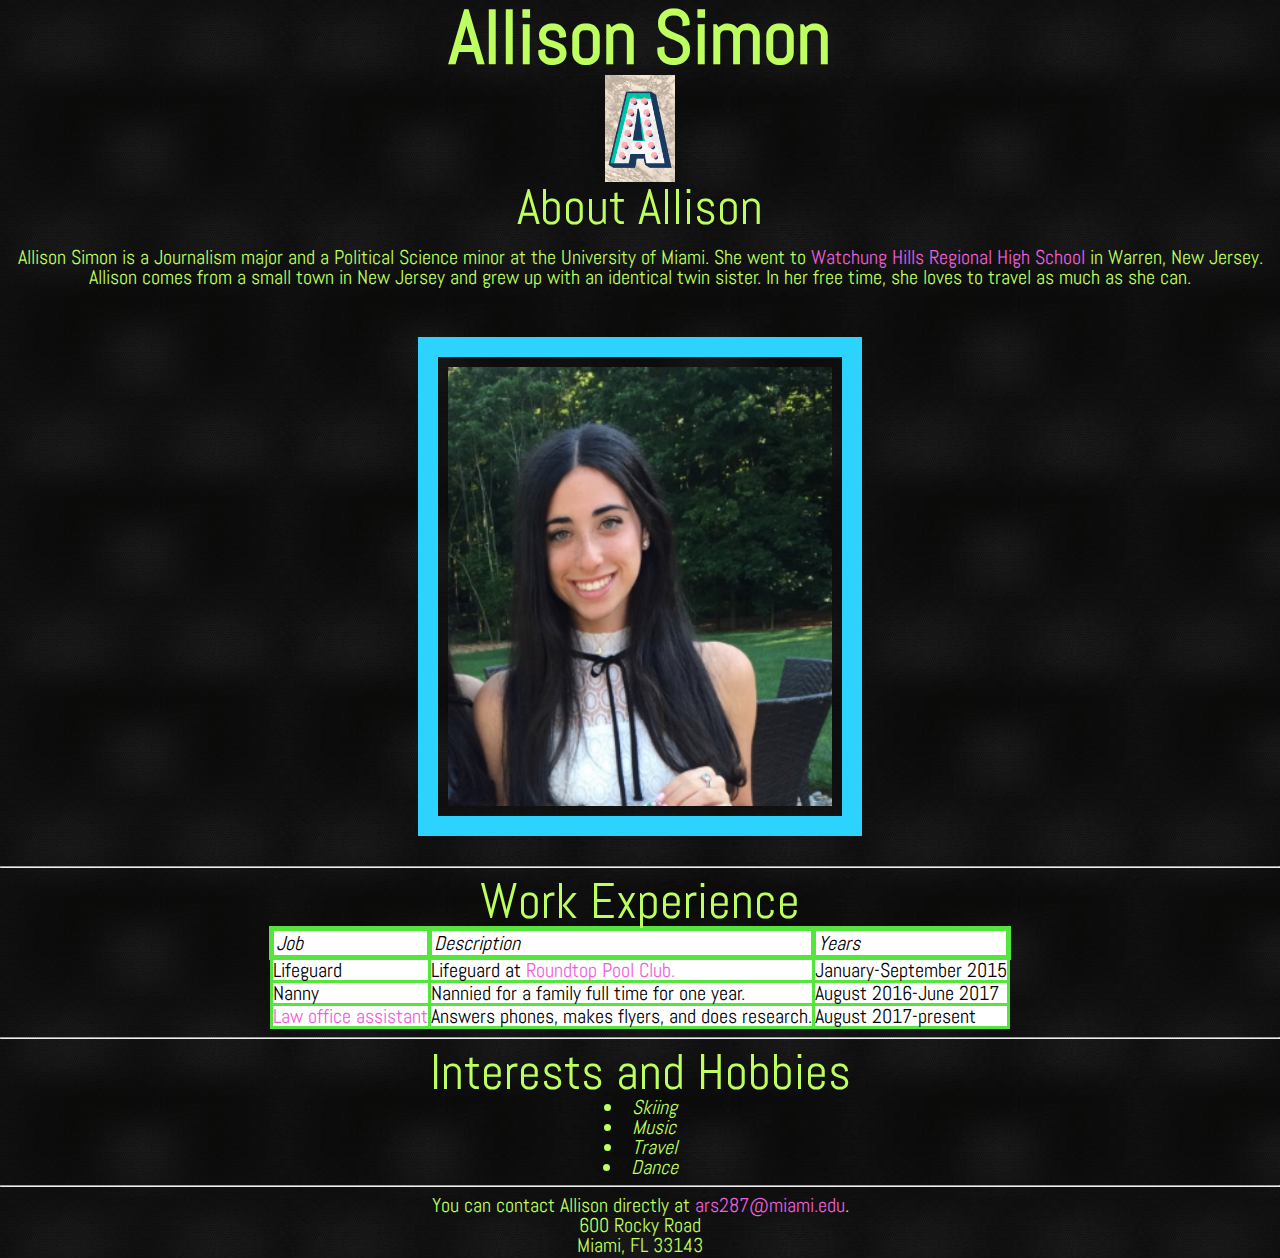
<file: a2/index.html>
<!DOCTYPE html>

<html>
  <head>
     <title>Resume Assignment</title>
     <meta name="author" content="Allison Simon">
     <meta name="description" content="Resume">
     <meta charset="UTF-8">
     <link rel="stylesheet" type="text/css" href="reset.css">
     <link rel="stylesheet" type="text/css" href="style.css">
     <link href="https://fonts.googleapis.com/css?family=Abel" rel="stylesheet">



  </head>
<body>


<div id=name>
  <h1>Allison Simon</h1>
</div>


<img src="images/A.gif">

<div class=about>
  <h2> About Allison</h2>
</div>



<div class=info>
    <h3> Allison Simon is a Journalism major and a Political Science minor at the University of Miami. She went to <a id=office href="https://www.whrhs.org" target="_blank">Watchung Hills Regional High School</a> in Warren, New Jersey. Allison comes from a small town in New Jersey and grew up with an identical twin sister. In her free time, she loves to travel as much as she can.</h3>
</div>

   <img src="images/picture.jpeg" alt="Photo of Allison" class=picture>
   <!-- I stored this picture in file a2 -->

<hr>

<div class=about>
   <h4><i>Work Experience</i></h4>
</div>

<!-- table has css feature, but very basic one -->
  <!-- <table border = "1"> -->
     <table>
           <tr class=list>
              <th>Job</th>
              <th>Description</th>
              <th>Years</th>
           </tr>

           <tr class=info>
              <td>Lifeguard</td>
              <td>Lifeguard at <a id="office" href="https://www.roundtopswim.com" target="_blank">Roundtop Pool Club.</a> </td>
              <td>January-September 2015</td>
           </tr>

           <tr class=info>
              <td>Nanny</td>
              <td>Nannied for a family full time for one year.</td>
              <td>August 2016-June 2017</td>
           </tr>

           <tr class=info>
               <td><a id=office href="https://www.law.miami.edu/academics/hope" target="_blank">Law office assistant</a></td>
               <td>Answers phones, makes flyers, and does research.</td>
               <td>August 2017-present</td>
      </table>



<hr>

<div class=about>
      <h5> <i> Interests and Hobbies </i> </h5>
</div>

      <ul style="list-style-type:disc"></ul>
      <ul class=list>
        <li>Skiing
        </li>
        <li>Music
        </li>
        <li>Travel
        </li>
        <li>Dance
        </li>
      </ul>



<hr>

      <address>
        You can contact Allison directly at <a id=office href= mailto="ars287@miami.edu">ars287@miami.edu</a>.
        <p> 600 Rocky Road </p>
        <p> Miami, FL 33143 </p>
      </address>


</body>
</html>
</file>
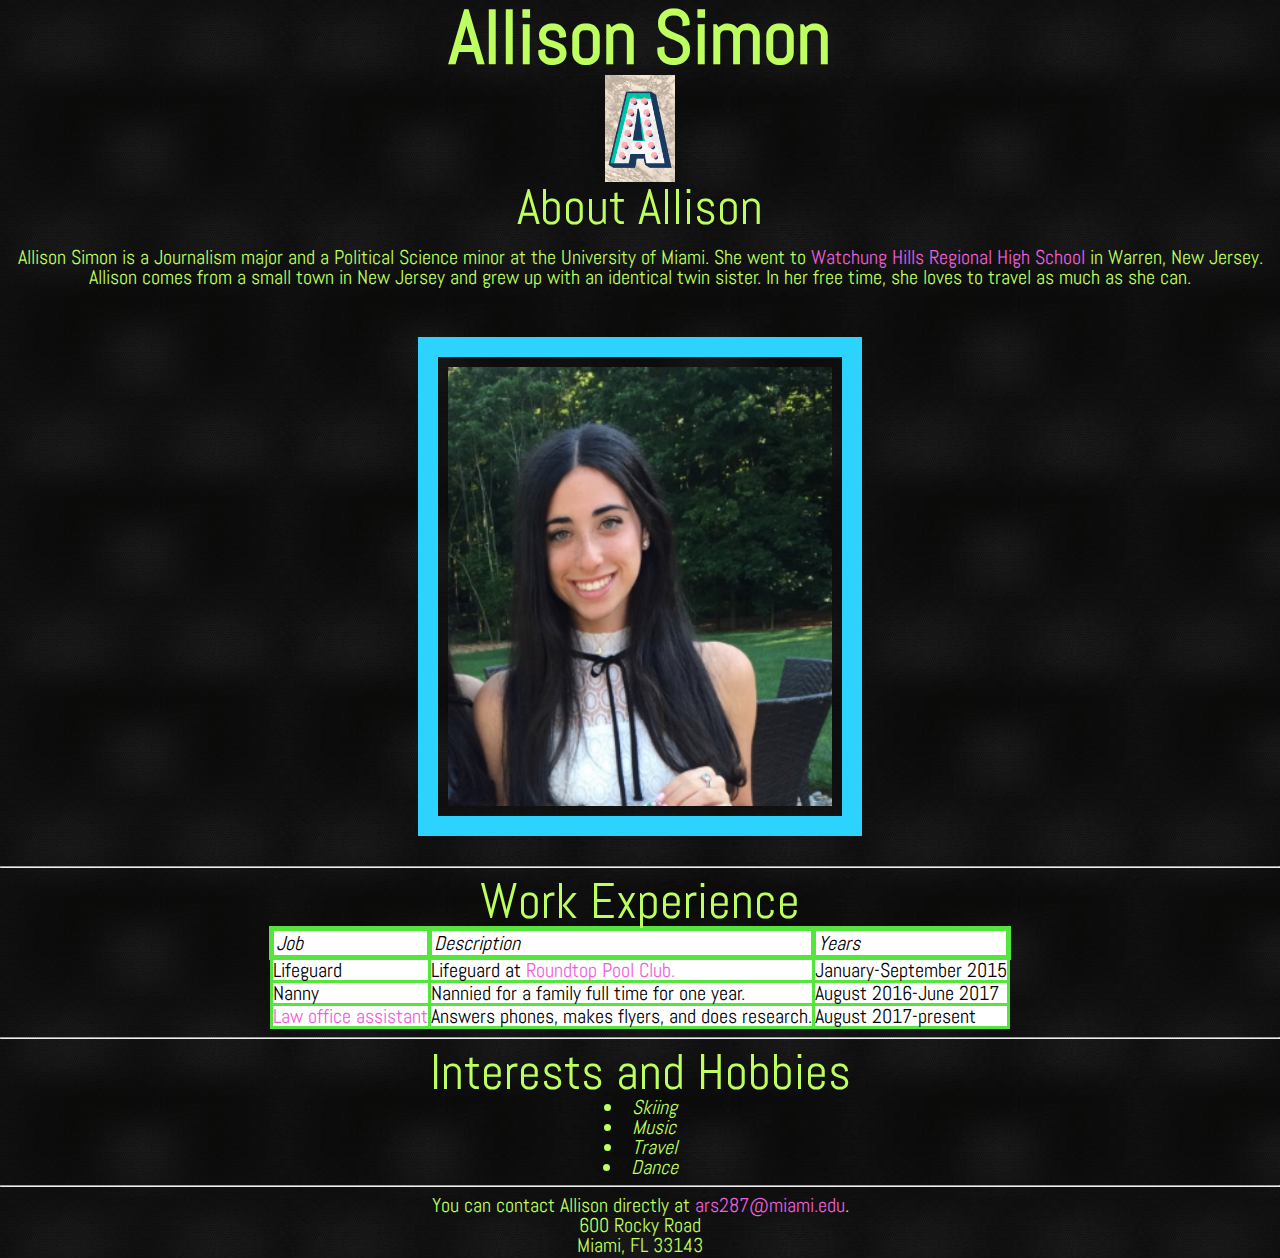
<file: a3/index.html>
<!DOCTYPE html>

<html>
  <head>
     <title>Resume Assignment</title>
     <meta name="author" content="Allison Simon">
     <meta name="description" content="Resume">
     <meta charset="UTF-8">
     <link rel="stylesheet" type="text/css" href="reset.css">
     <link rel="stylesheet" type="text/css" href="style.css">
     <link href="https://fonts.googleapis.com/css?family=Abel" rel="stylesheet">



  </head>
<body>


<div id=name>
  <h1>Allison Simon</h1>
</div>


<img src="images/A.gif" alt=gif>

<div class=about>
  <h2> About Allison</h2>
</div>



<div class=info>
    <h3> Allison Simon is a Journalism major and a Political Science minor at the University of Miami. She went to <a id=office href="https://www.whrhs.org" target="_blank">Watchung Hills Regional High School</a> in Warren, New Jersey. Allison comes from a small town in New Jersey and grew up with an identical twin sister. In her free time, she loves to travel as much as she can.</h3>
</div>

   <img src="images/picture.jpeg" alt="Photo of Allison" class=picture>
   <!-- I stored this picture in file a2 -->

<hr>

<div class=about>
   <h4><i>Work Experience</i></h4>
</div>

<!-- table has css feature, but very basic one -->
  <!-- <table border = "1"> -->
     <table>
           <tr class=list>
              <th>Job</th>
              <th>Description</th>
              <th>Years</th>
           </tr>

           <tr class=info>
              <td>Lifeguard</td>
              <td>Lifeguard at <a id="office" href="https://www.roundtopswim.com" target="_blank">Roundtop Pool Club.</a> </td>
              <td>January-September 2015</td>
           </tr>

           <tr class=info>
              <td>Nanny</td>
              <td>Nannied for a family full time for one year.</td>
              <td>August 2016-June 2017</td>
           </tr>

           <tr class=info>
               <td><a id=office href="https://www.law.miami.edu/academics/hope" target="_blank">Law office assistant</a></td>
               <td>Answers phones, makes flyers, and does research.</td>
               <td>August 2017-present</td>
      </table>



<hr>

<div class=about>
      <h5> <i> Interests and Hobbies </i> </h5>
</div>

      <ul style="list-style-type:disc"></ul>
      <ul class=list>
        <li>Skiing
        </li>
        <li>Music
        </li>
        <li>Travel
        </li>
        <li>Dance
        </li>
      </ul>



<hr>

      <address>
        You can contact Allison directly at <a id=office href="mailto=ars287@miami.edu">ars287@miami.edu</a>.
        <p> 600 Rocky Road </p>
        <p> Miami, FL 33143 </p>
      </address>


</body>
</html>
</file>
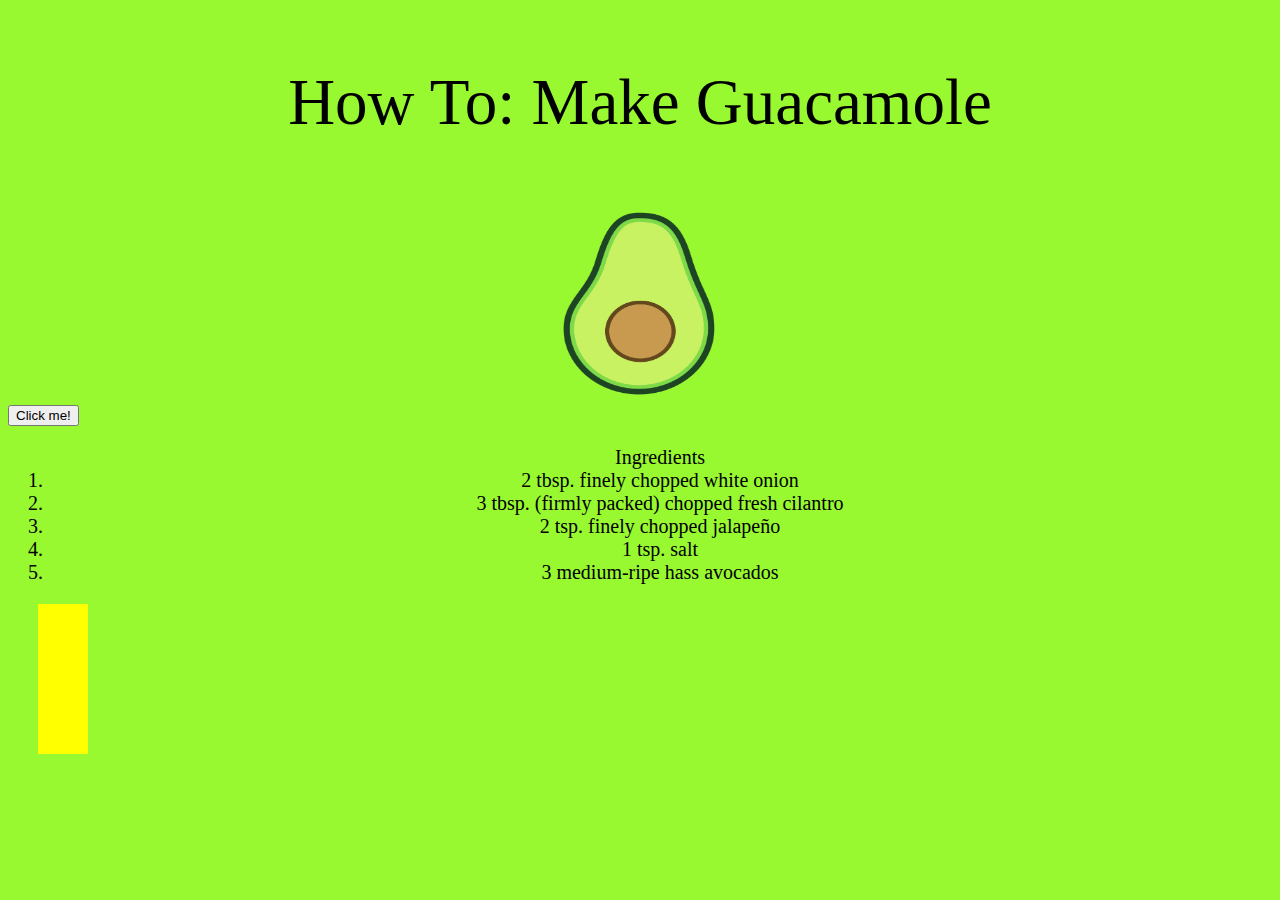
<file: a5/index.html>
<!DOCTYPE html>
<html>
<head>
  <meta charset="UTF-8">
  <title>Guacamole Recipe</title>

  <link rel="stylesheet" type="text/css" href="assets/css/style.css">

  <script src="https://cdnjs.cloudflare.com/ajax/libs/jquery/3.2.1/jquery.min.js"></script>

<div class = how>
<p> How To: Make Guacamole </p>
</div>



<img src="images/avocado.jpg" alt="avocado" class="resize"/>

<div class = "text"></div>
<button class = "button">Click me!</button>


  <ol class = ingredients> Ingredients
    <div class = onion>
    <li>2 tbsp. finely chopped white onion</li>
  </div>
  <img src = "images/onion.jpg" alt="onion" class = "onionpic"/>
  <div class = cilantro>
    <li>3 tbsp. (firmly packed) chopped fresh cilantro</li>
  </div>
  <img src = "images/cilantro.jpg" alt="cilantro" class = "cilantropic"/>
  <div class = jalepeno>
    <li>2 tsp. finely chopped jalapeño</li>
  </div>
  <img src = "images/jalapeno.jpg" alt="jalepeno" class="jalepenopic"/>
  <div class = salt>
    <li>1 tsp. salt </li>
  </div>
  <img src = "images/salt.jpg" alt="salt" class="saltpic"/>
  <div class = avo>
    <li>3 medium-ripe hass avocados</li>
    <div>
    <img src = "images/avocados.jpg" alt="avo" class="avopic"/>
  </ol>




  <div class="container">

      <div class="sectionDirections">
          <div class="boxes howTo"></div>
          <div class="stepByStep"></div>
          <div class=" Step 1 "> Step 1: Grind 1 tbsp. of the onions, 1 tbsp. of the cilantro, jalapeño, and salt together in a bowl until all the ingredients are well ground. </div>
          <div class=" Step 2 "> Step 2: Cut avocados (about 8 ounces each) in half. Twist the halves to separate them and remove the pit with the tip of the knife. Dice the avocado.</div>
          <div class=" Step 3 "> Step 3: Scoop the diced avocado flesh into the bowl. Repeat with remaining avocado halves. Gently fold the avocado into the chile-onion paste, keeping the avocado pieces intact.</div>
          <div class=" Step 4 "> Step 4: Mix all the ingredients. Taste and add salt, if necessary.</div>
          <div class=" Step 5 "> Step 5: Add tomatoes, remaining 2 tbsp. of the cilantro, and remaining 1 tbsp. of the onions.</div>

      </div>
  </div>




  <div class="hover-class"></div>
  <div class="hover-class"></div>
  <div class="hover-class"></div>



  <script type="text/javascript" src="assets/js/guacamole.js"></script>


  
</head>
<body>




</body>
</html>
</file>
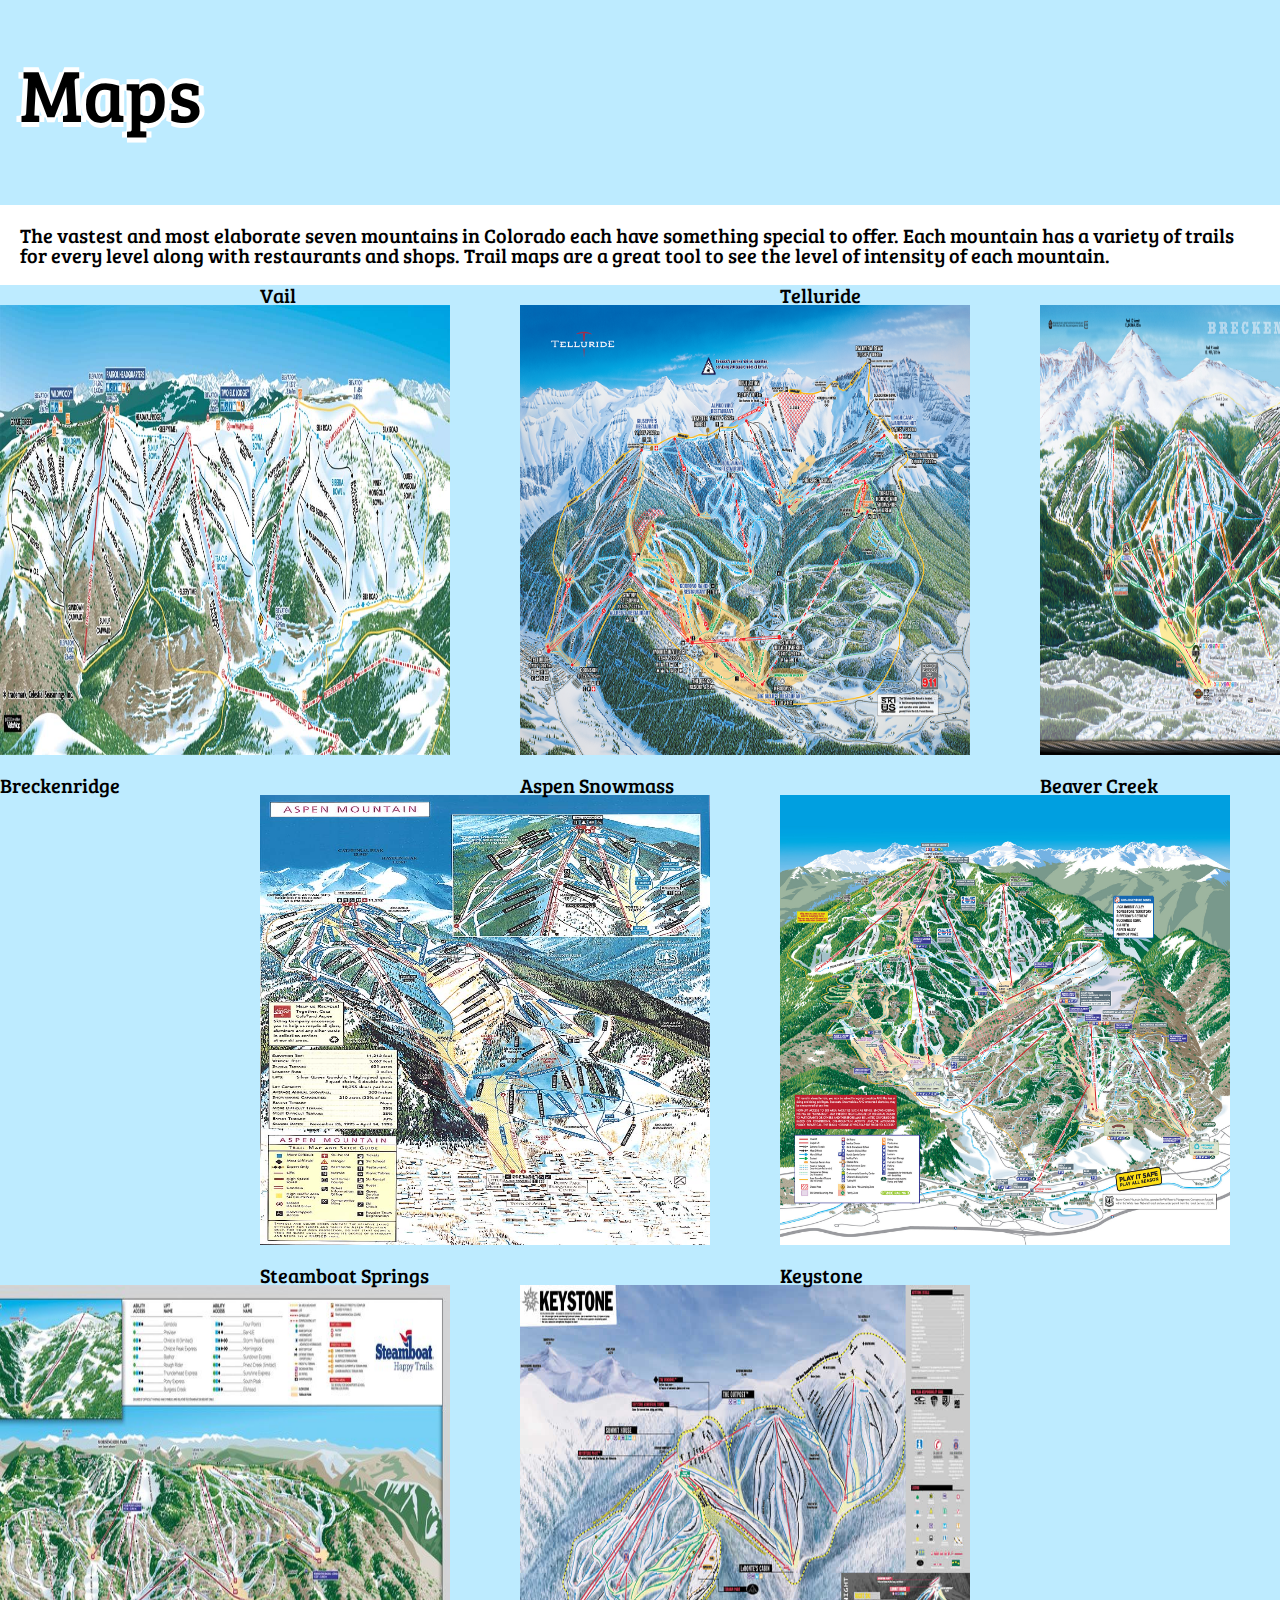
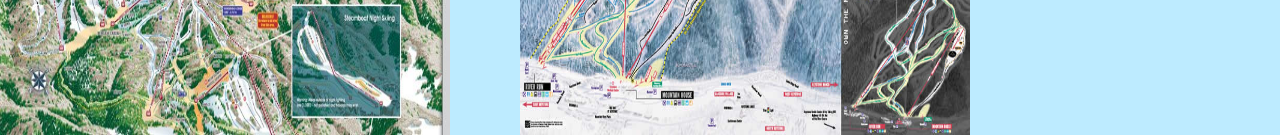
<file: a4/maps.html>
<!DOCTYPE html>
<html>
<html lang="en">
<meta charset="UTF-8">
  <meta name="viewport" content="width=device-width, initial-scale=1.0">
  <link rel="stylesheet" href="reset.css">
  <link rel="stylesheet" href="style.css">
  <link href="https://fonts.googleapis.com/css?family=Bree+Serif" rel="stylesheet">
  <head>
     <title>Maps</title>
  </head>
<body>

  <div class = "main">
   <div class = "top top2">
     <header class="maps">
       <div class = "mapz">
       <h3>Maps</h3>
       </div>
     </header>
   </div>

  <div class = "about about2">
    <p class = "aboutmaps">The vastest and most elaborate seven mountains in Colorado each have something special to offer. Each mountain has a variety of trails for every level along with restaurants and shops. Trail maps are a great tool to see the level of intensity of each mountain.</p>
  </div>
</div>

  <section class = "trails">
        <img src="images/vailmap.jpeg" alt=vailmap class="trailmap">
        <p class = "name">Vail</p>
        <img src="images/telluridemap.jpeg" alt=telluridemap class="trailmap">
        <p class = "name">Telluride</p>
        <img src="images/breckenridgemap.jpeg" alt=breckenridgemap class="trailmap" >
        <p class = "name">Breckenridge</p>
        <img src="images/aspenmap.jpeg" alt=aspenmap class="trailmap">
        <p class = "name">Aspen Snowmass</p>
        <img src="images/beavercreekmap.jpeg" alt=beavercreekmap class="trailmap">
        <p class = "name">Beaver Creek</p>
        <img src="images/steamboatmap.jpeg" alt=steamboatmap class="trailmap">
        <p class = "name">Steamboat Springs</p>
        <img src="images/keystonemap.jpeg" alt=keystonemap class="trailmap" >
        <p class = "name">Keystone</p>
  </section>



  </body>
  </html>
</file>
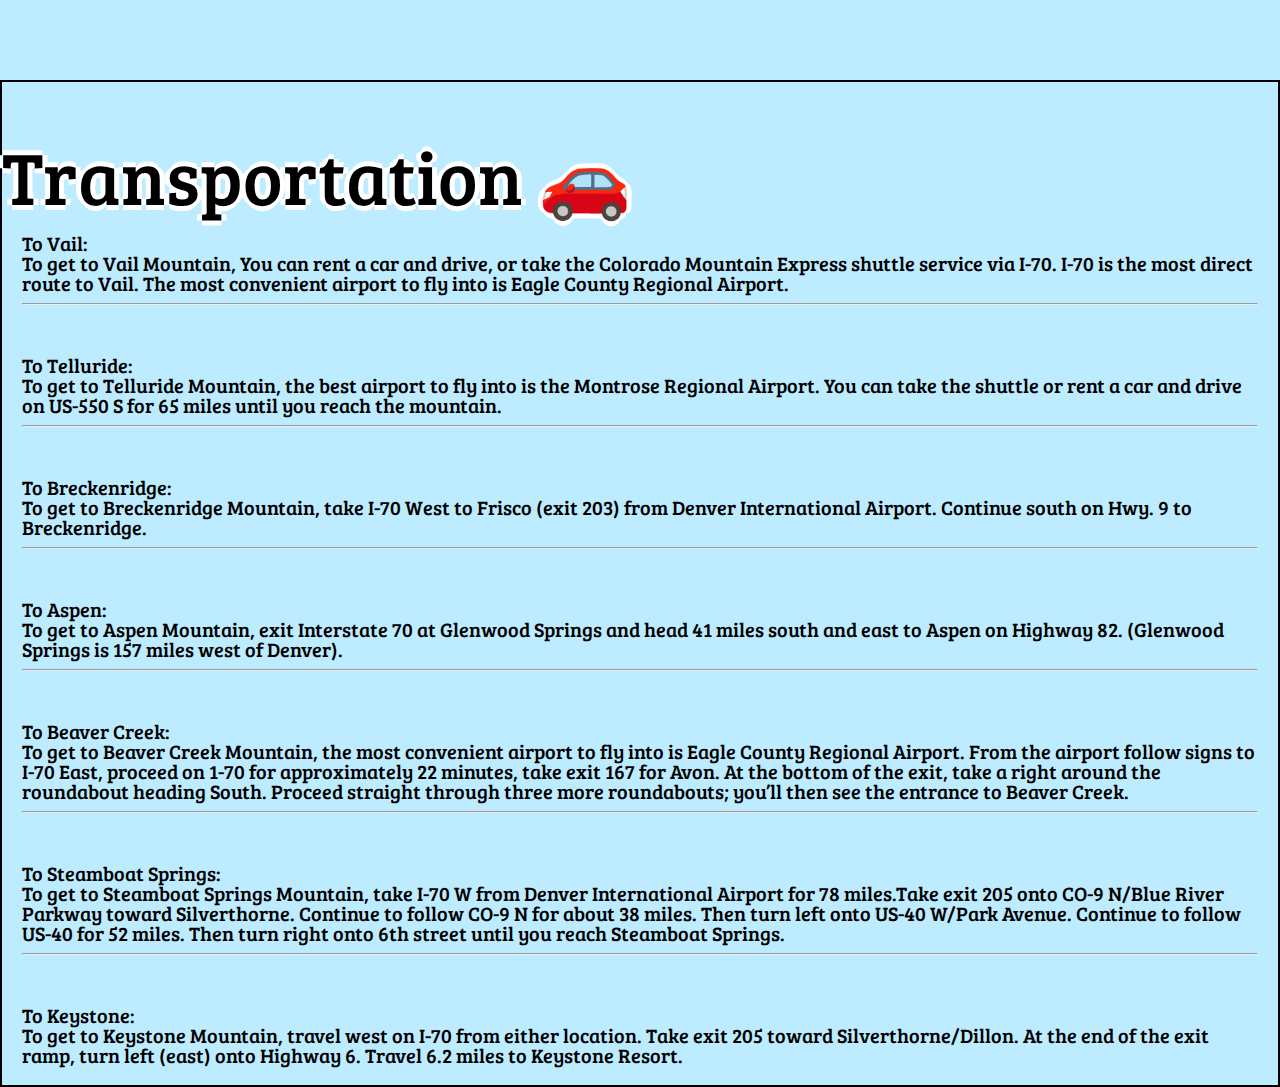
<file: a4/transportation.html>
<!DOCTYPE html>
<html>
<html lang="en">
<meta charset="UTF-8">
  <meta name="viewport" content="width=device-width, initial-scale=1.0">
  <link rel="stylesheet" href="reset.css">
  <link rel="stylesheet" href="style.css">
  <link href="https://fonts.googleapis.com/css?family=Bree+Serif" rel="stylesheet">


  <head>
     <title>Transportation</title>
  </head>
  <body>

  <div class = "wrapper">
   <div class = "top top3">
     <header class="transportation">
     </header>
  </div>

<section class="ways">
    <div class = "transport">
    <h4> Transportation 🚗 </h4>
  </div>
     <div class = "to">
        <span class="direct"><i class="fas fa-vail"></i></span>
            <h5>To Vail:</h5>
            <p>To get to Vail Mountain, You can rent a car and drive, or take the Colorado Mountain Express shuttle service via I-70. I-70 is the most direct route to Vail. The most convenient airport to fly into is Eagle County Regional Airport. </p>
            <hr>
      </div>
      <div class = "to">
        <span class="direct"><i class="fas fa-telluride"></i></span>
            <h5>To Telluride:</h5>
            <p>To get to Telluride Mountain, the best airport to fly into is the Montrose Regional Airport. You can take the shuttle or rent a car and drive on US-550 S for 65 miles until you reach the mountain.  </p>
            <hr>
      </div>
      <div class = "to">
        <span class="direct"><i class="fas fa-breckenridge"></i></span>
                   <h5>To Breckenridge:</h5>
                   <p>To get to Breckenridge Mountain, take I-70 West to Frisco (exit 203) from Denver International Airport. Continue south on Hwy. 9 to Breckenridge. </p>
              <hr>
      </div>
      <div class = "to">
        <span class="direct"><i class="fas fa-aspenmap"></i></span>
                   <h5>To Aspen:</h5>
                   <p>To get to Aspen Mountain, exit Interstate 70 at Glenwood Springs and head 41 miles south and east to Aspen on Highway 82. (Glenwood Springs is 157 miles west of Denver).  </p>
          <hr>
    </div>
     <div class = "to">
        <span class="direct"><i class="fas fa-beavercreek"></i></span>
                    <h5>To Beaver Creek:</h5>
                    <p>To get to Beaver Creek Mountain, the most convenient airport to fly into is Eagle County Regional Airport. From the airport follow signs to I-70 East, proceed on 1-70 for approximately 22 minutes, take exit 167 for Avon. At the bottom of the exit, take a right around the roundabout heading South. Proceed straight through three more roundabouts; you’ll then see the entrance to Beaver Creek.  </p>

            <hr>
    </div>
     <div class = "to">
        <span class="direct"><i class="fas fa-steamboat"></i></span>
                    <h5>To Steamboat Springs:</h5>
                    <p>To get to Steamboat Springs Mountain, take I-70 W from Denver International Airport for 78 miles.Take exit 205 onto CO-9 N/Blue River Parkway toward Silverthorne. Continue to follow CO-9 N for about 38 miles. Then turn left onto US-40 W/Park Avenue. Continue to follow US-40 for 52 miles. Then turn right onto 6th street until you reach Steamboat Springs.   </p>

              <hr>
    </div>
    <div class = "to">
        <span class="direct"><i class="fas fa-keystone"></i></span>
                    <h5>To Keystone:</h5>
               <p>To get to Keystone Mountain, travel west on I-70 from either location. Take exit 205 toward Silverthorne/Dillon. At the end of the exit ramp, turn left (east) onto Highway 6. Travel 6.2 miles to Keystone Resort.   </p>
      </div>
  </div>
</section>

</div>

</body>
</html>
</file>
<file: a2/style.css>
#name {
  font-weight: bold;
  font-size: 75px;
}

div {
  text-align: center;
  color: #bdff5e;
}

/* the img element below is the styling of the gif I inserted*/

img {
  width: 70px;
  display: block;
  margin-left: auto;
  margin-right: auto;

}

body {
  font-family: Abel;
  background-image: url(images/bbb.jpeg);
}

.picture {
  display: block;
  margin-top: 50px;
  margin-bottom: 30px;
  margin-left: auto;
  margin-right: auto;
  width: 30%;
  padding:10px;
  padding-top: 10px;
  border:20px solid #2dd3ff;

}

.about {
  font-weight: inherit;
  font-size: 50px;
}

.info {
  font-size: 20px;
  margin-top: 15px;
}



table th {

  padding: 2px;
  text-align: left;
  border-bottom: 5px solid #55e63e;
  border: 5px solid #55e63e;
  background-color: white;

}

/* never used the individual td and tr tags before. Never used background-color tag for hover before or text-decoration tag to remove underline*/

table td {
  border-bottom: 3px solid #55e63e;
  border: 3px solid #55e63e;
  background-color: white;

}

table {
  margin-left:auto;
  margin-right:auto;
}

#office {
  text-decoration: none;
  color: #ee5fdc;
}

#office:hover {
    color: #ff9526;
    background-color: #43f1e1;
}

ul, li {
text-align: center;
color: #bdff5e;
list-style: inside;
}

ul{
  list-style-type: disc;
  list-style-position: inside;
}

.list {
  font-style: italic;
  font-size: 20px;
}


address {
  font-size: 20px;
  text-align: center;
  color: #bdff5e;
}



/* not all of my classes were used more than once because some of them were specific to a certain area of my resume, but some were used more than once*/
/* My hover tag used in my email address is NOT clickable, just can hover because I cannot figure out how to link to actual email*/
</file>
<file: a3/style.css>
#name {
  font-weight: bold;
  font-size: 75px;
}

div {
  text-align: center;
  color: #bdff5e;
}

/* the img element below is the styling of the gif I inserted*/

img {
  width: 70px;
  display: block;
  margin-left: auto;
  margin-right: auto;

}

body {
  font-family: Abel;
  background-image: url(images/bbb.jpeg);
}

.picture {
  display: block;
  margin-top: 50px;
  margin-bottom: 30px;
  margin-left: auto;
  margin-right: auto;
  width: 30%;
  padding:10px;
  padding-top: 10px;
  border:20px solid #2dd3ff;

}

.about {
  font-weight: inherit;
  font-size: 50px;
}

.info {
  font-size: 20px;
  margin-top: 15px;
}



table th {

  padding: 2px;
  text-align: left;
  border-bottom: 5px solid #55e63e;
  border: 5px solid #55e63e;
  background-color: white;

}

/* never used the individual td and tr tags before. Never used background-color tag for hover before or text-decoration tag to remove underline*/

table td {
  border-bottom: 3px solid #55e63e;
  border: 3px solid #55e63e;
  background-color: white;

}

table {
  margin-left:auto;
  margin-right:auto;
}

#office {
  text-decoration: none;
  color: #ee5fdc;
}

#office:hover {
    color: #ff9526;
    background-color: #43f1e1;
}

ul, li {
text-align: center;
color: #bdff5e;
list-style: inside;
}

ul{
  list-style-type: disc;
  list-style-position: inside;
}

.list {
  font-style: italic;
  font-size: 20px;
}


address {
  font-size: 20px;
  text-align: center;
  color: #bdff5e;
}



/* not all of my classes were used more than once because some of them were specific to a certain area of my resume, but some were used more than once*/
/* My hover tag used in my email address is NOT clickable, just can hover because I cannot figure out how to link to actual email*/
</file>
<file: a5/assets/css/style.css>
body {
  background-color: #98f930;
}

.galleryGuac{
	display: grid;
	grid-template-columns: repeat(auto-fit, minmax(100px, 1fr));

}

img {
  display: block;
  height: 200px;
  width: 200px;
  margin-left: auto ;
  margin-right: auto;

}

.hover-class {
    position: relative;
    left       : 30px;
    width      : 50px;
    height     : 50px;
    background : yellow;
}

.sectionDirections {
display: grid;
grid-template-columns: repeat(auto-fit, minmax(100px, 1fr));
grid-gap: 20px;
padding-top: 75px;
}

p {
  font-size: 65px;
  text-align: center;
}

.Step {
  height: auto;
	width: auto;
	background-color: white;
  color: black;
	margin-right: 10px;
	margin-bottom: 10px;
	background-size: cover;
	background-position: bottom right;
	border-style: solid;
	border-color: black;
  float: left;
}

ol {
  text-align: center;
  text-decoration: bold;
  font-size: 20px;
}
</file>
<file: a4/style.css>
body {
    font-size: 20px;
    background-color: #bdebff;
    font-family: 'Bree Serif', serif;

}


.main {
  display: grid;
  grid-gap: 25px;
}

.top {
  display: grid;
  grid-gap:20px;
  padding: 30px 20px;
  grid-template-areas:
    "ski ski ski about1"
    "ski ski ski about1"
}



.title {
  color: #ffffff;
  padding-left:10px;
  text-align: center;
  align-content: center;
  min-height: 400px;


}

.ski {
  grid-area: ski;
  background: #ffffff;
  background-image: url("images/peaks.jpeg");
  color: #000000;
  background-size: cover;
  background-position: bottom right;
  padding: 50px;
  display: grid;
  justify-content: start;
  align-content: center;




}

h1 {
  margin-top: 55px;
  font-family: 'Courgette', cursive;
  font-size: 115px;
  padding-left: 50px;
  text-align: center;
}

h6 {
  margin-top:5px;
  font-family: 'Bree Serif', bold;
  font-size: 70px;
  padding-left: 50px;
  text-align: center;

}

.about {
  background-color:#ffffff;
  display: grid;
  align-items: center;
	align-content: center;
  color: #000000;


}

.about1 {
  height: auto;
  border: #000000;
  padding-bottom: 100%;
    margin-bottom: -3.5%;
    flex: 1;
  margin-right: 10px;
  padding: 15px;

}

.colorado  {
  padding-top: 4px;
    font-size: 20px;
    position:relative;

  }

.features ul {
  display: grid;
	padding: 10px;
	list-style: none;
	grid-template-columns: repeat(auto-fit, minmax(100px, 1fr));

}

li {
margin-right: 10px;
text-align: center;
font-size: 24px;
}

.features a{
	color: white;
	text-decoration: none;
	text-transform: uppercase;
		margin-right: 20px;
		margin-bottom: 10px;
    background-color: #3e9df5;
  }

  .features a:hover{
  	text-decoration: none;
  	margin-right: 20px;
  	background-color: #0186f4;
}

.gallery{
  display: grid;
  grid-template-columns: repeat(auto-fill, minmax(200px, 1fr));
  grid-gap: 20px;
  align-items: stretch;
}

.gallery img {
  border: 1px solid #ccc;
  box-shadow: 2px 2px 6px 0px  #030200;
  max-width: 100%;
}
.gallery h2{
  grid-column: 1/ -1;
  display: grid;
  grid-template-columns: 1fr auto 1fr;
  grid-gap: 20px;
  align-items: center;
	color: #000000;
  font-size: 40px;
  padding-bottom: 20px;
}

.gallery h2:before, .gallery h2:after{
	display: block;
	content: '';
	height: 10px;
  background: #3e9df5;
  padding-top: 10px;
  align-items: center;
}

.gallery img{
	width: 100%;
}


.gallery p{
  text-align: center;
  padding-top: 40px;
}


/*Moving on to maps section*/

h3 {
font-size: 75px;
padding-top: 25px;
text-shadow: -5px 0 white, 0 5px white, 5px 0 white, 0 -5px white;

}

.about2 {
  padding: 20px;

}

.trails{
	display: grid;
	grid-gap: 20px;
	grid-template-columns: repeat(auto-fit, minmax(200px, 1fr));
}

.trails img{
  width: 450px;
  height: 450px;
  padding-top: 20px;

}




/*Moving on to Transportation section*/
h4 {
  position: relative;
  font-size: 75px;
  text-shadow: -5px 0 white, 0 5px white, 5px 0 white, 0 -5px white;


}

.transport {
  grid-template-columns: auto;

}


.ways {
  display: grid;
  padding-top: 56px;
  border: 2px solid black;
  grid-template-columns: auto;
  grid-template-areas: left center right;

}

.to {
  padding: 20px;
}





@media (max-width: 992px){
	.top{
		grid-template-areas:
		"ski"
		"ski" }


    }


@media (max-width: 768px) {

  .top{
		grid-template-areas:
		"ski"
		"ski" }

}


  @media (max-width: 480px){
  	.top{
  		grid-template-areas:
  		"ski ski"


  	}
</file>
